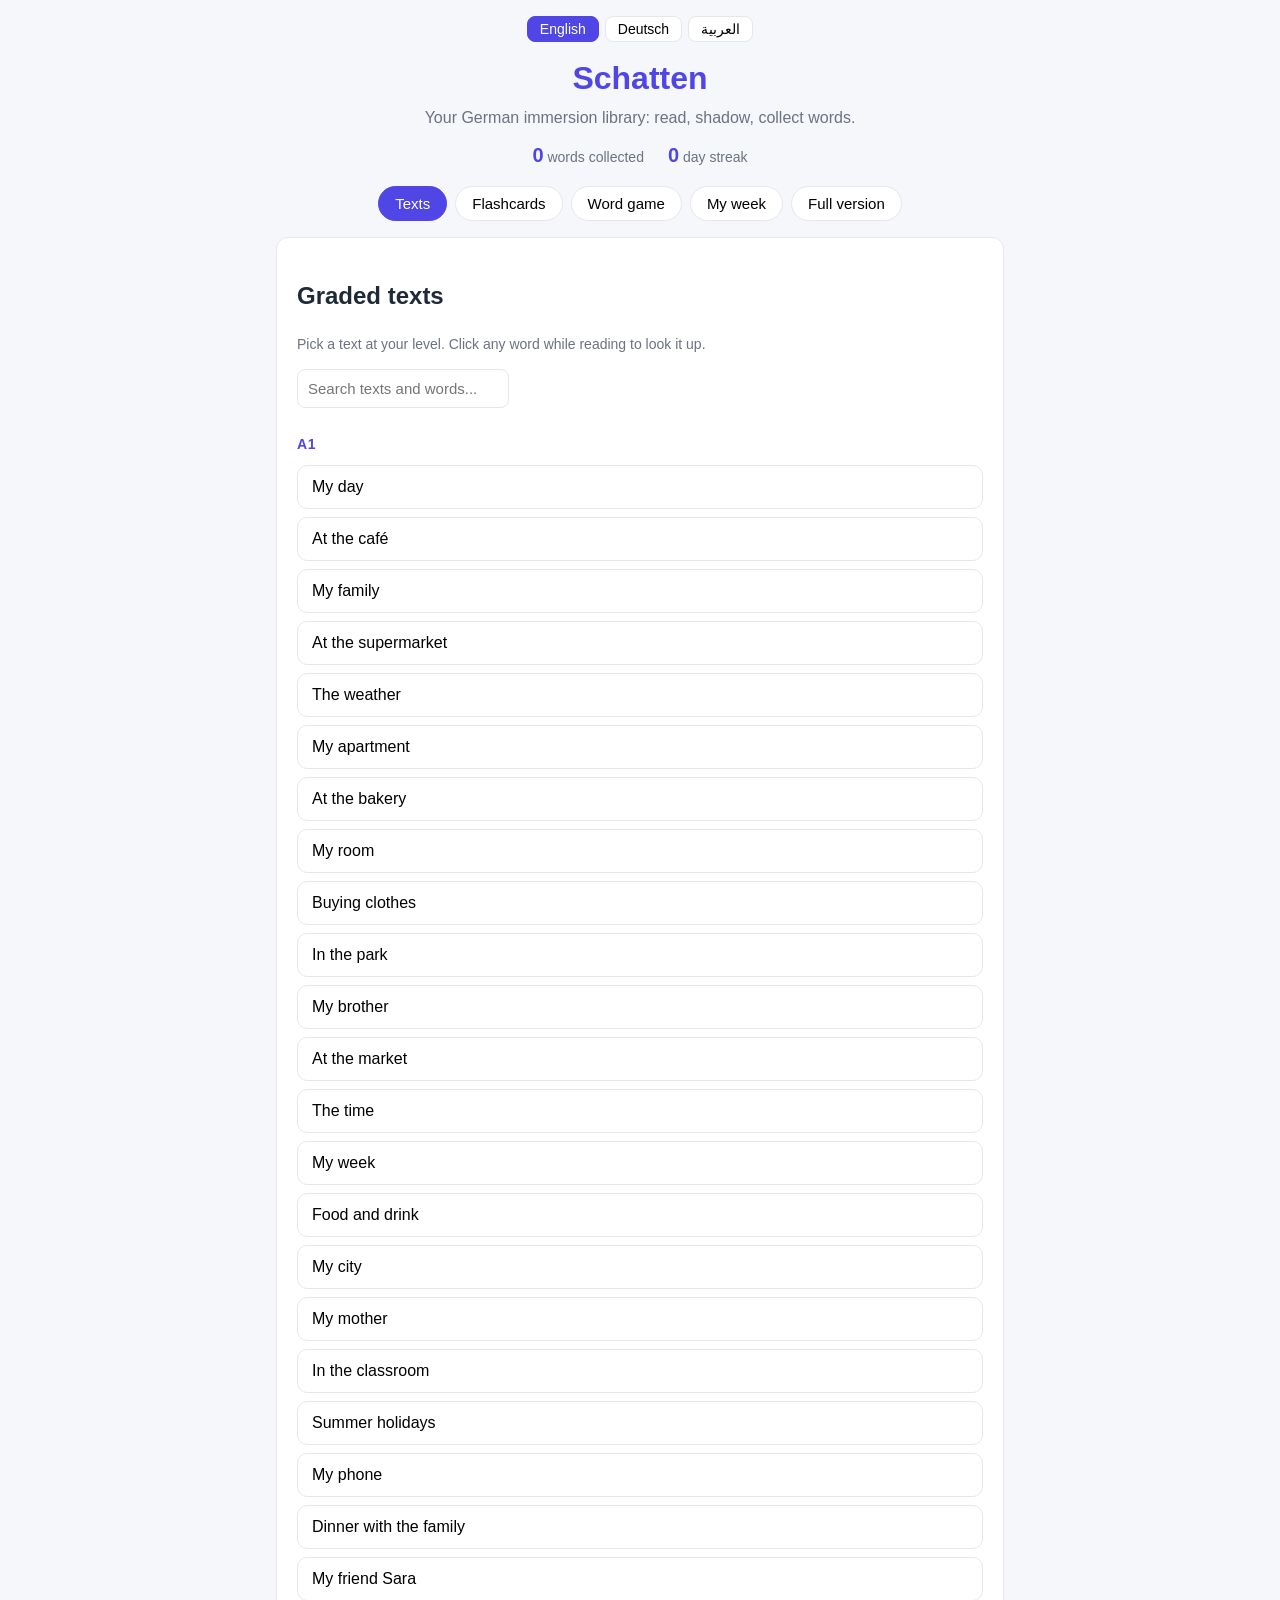
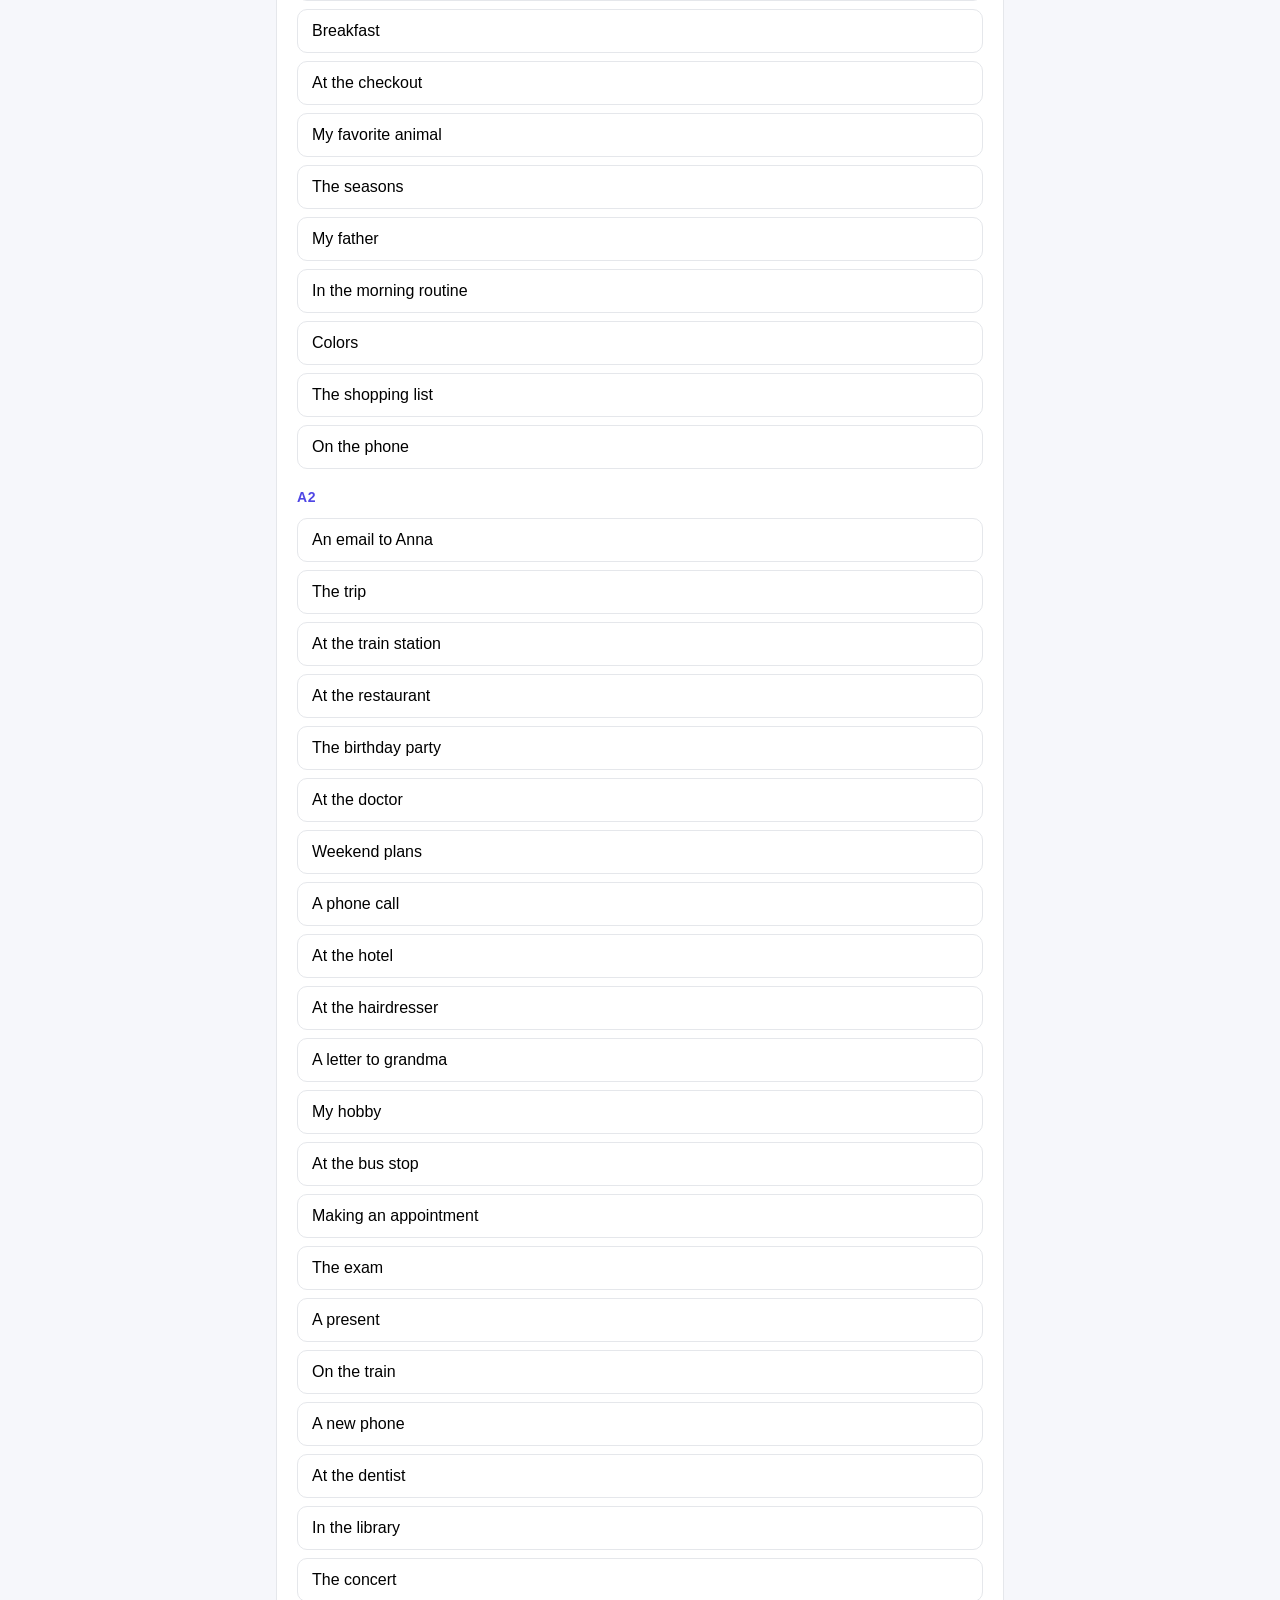
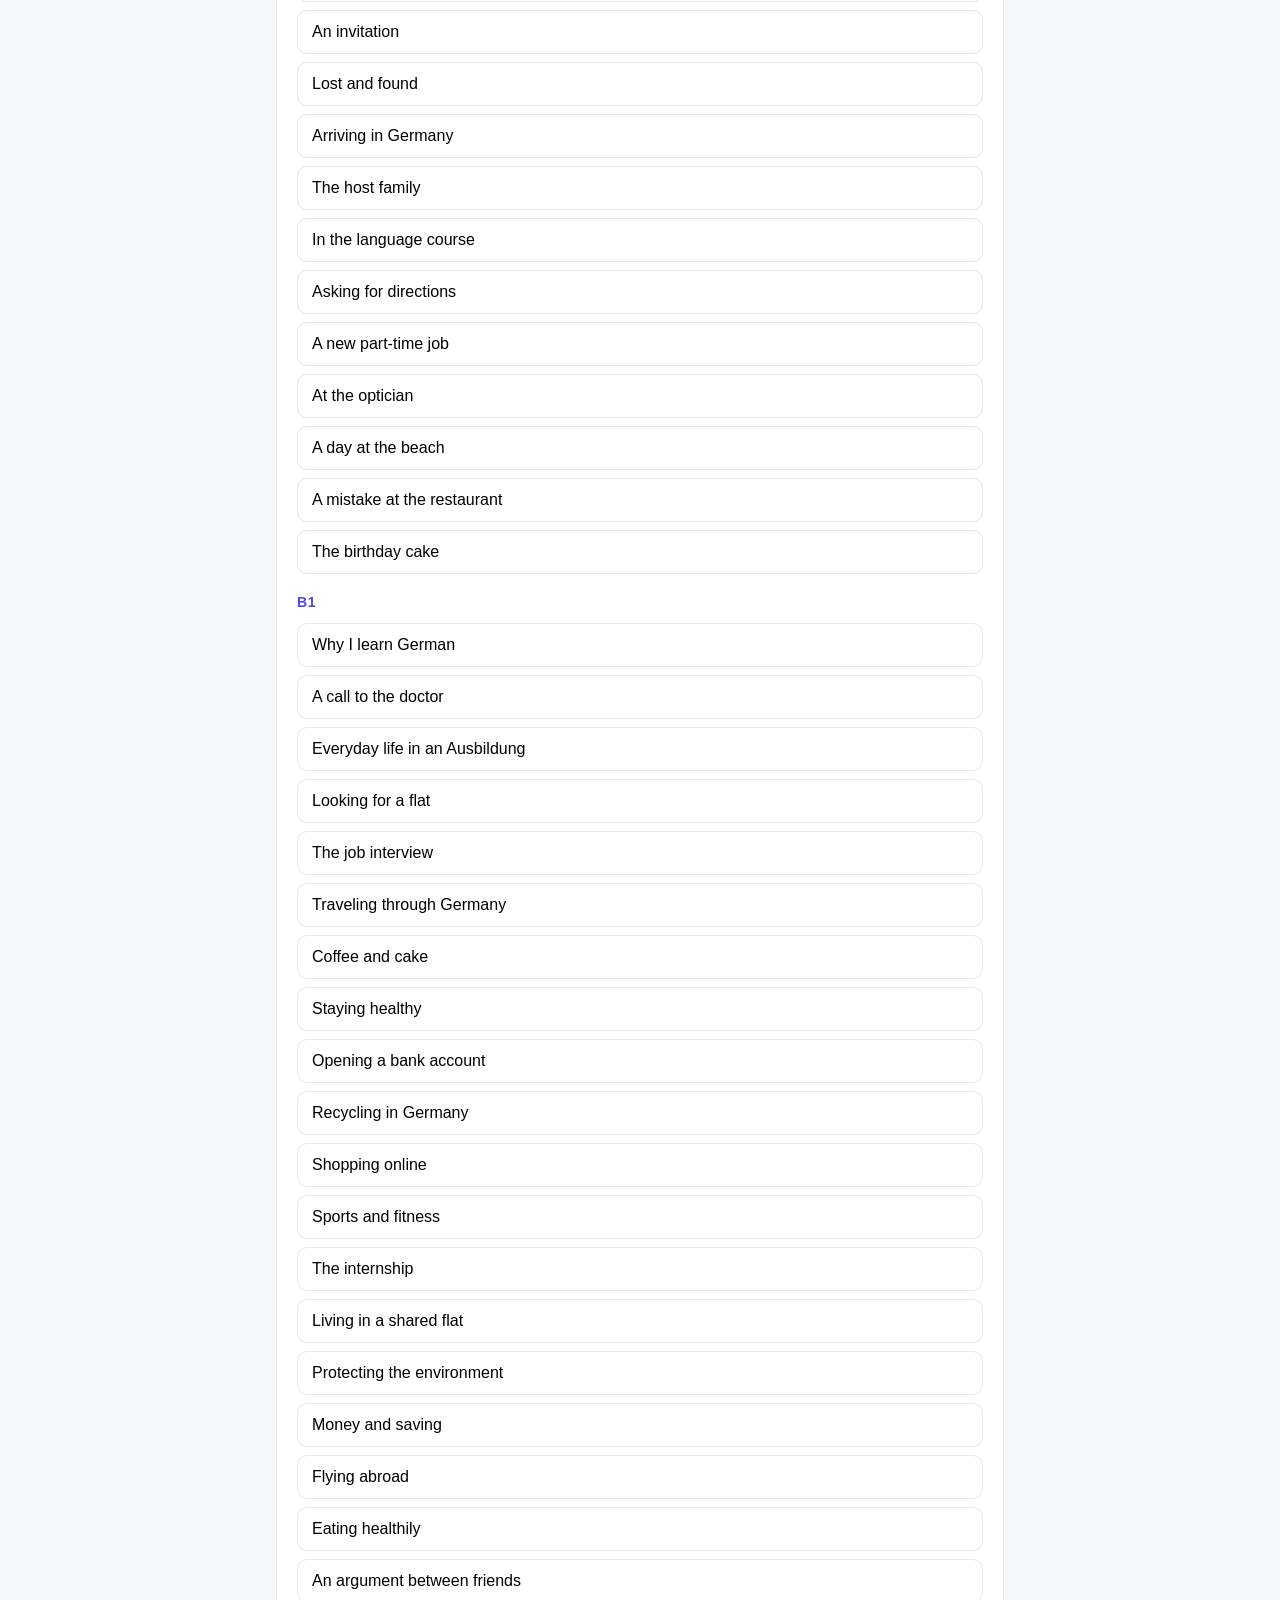
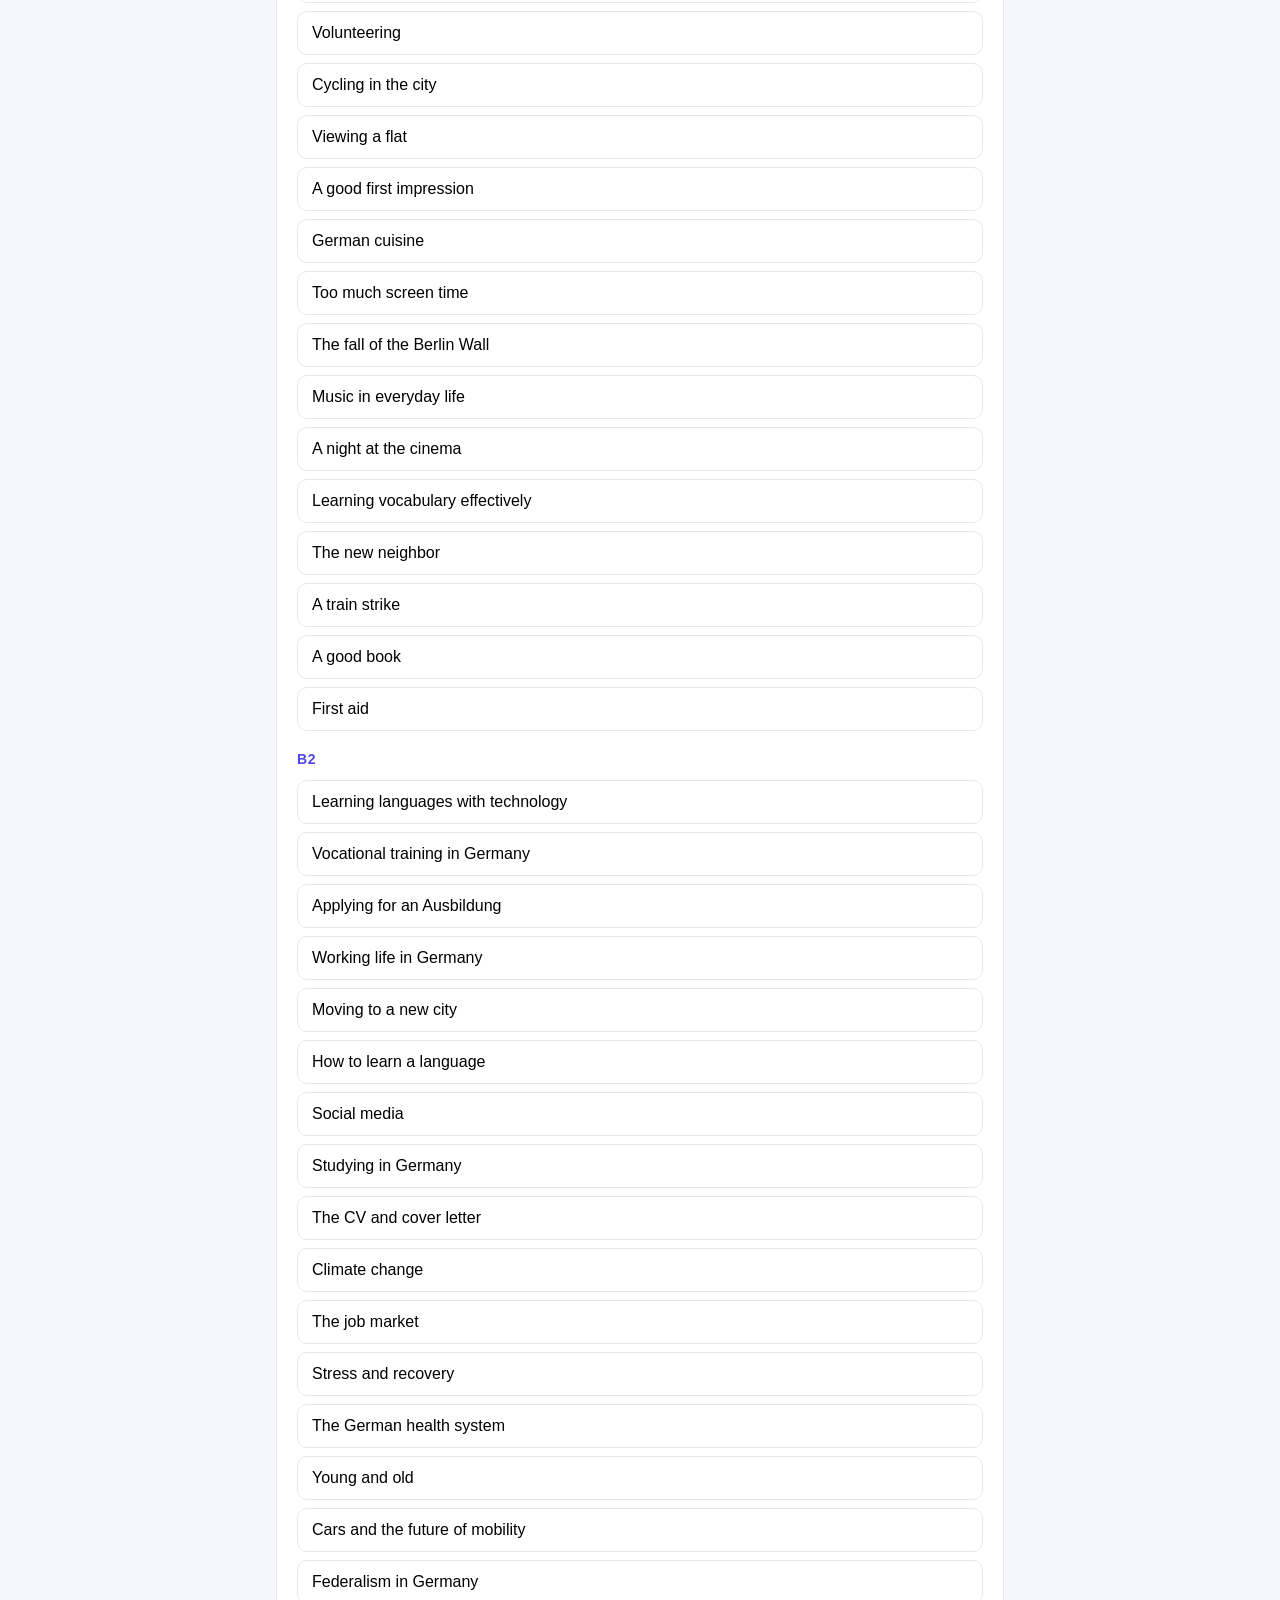
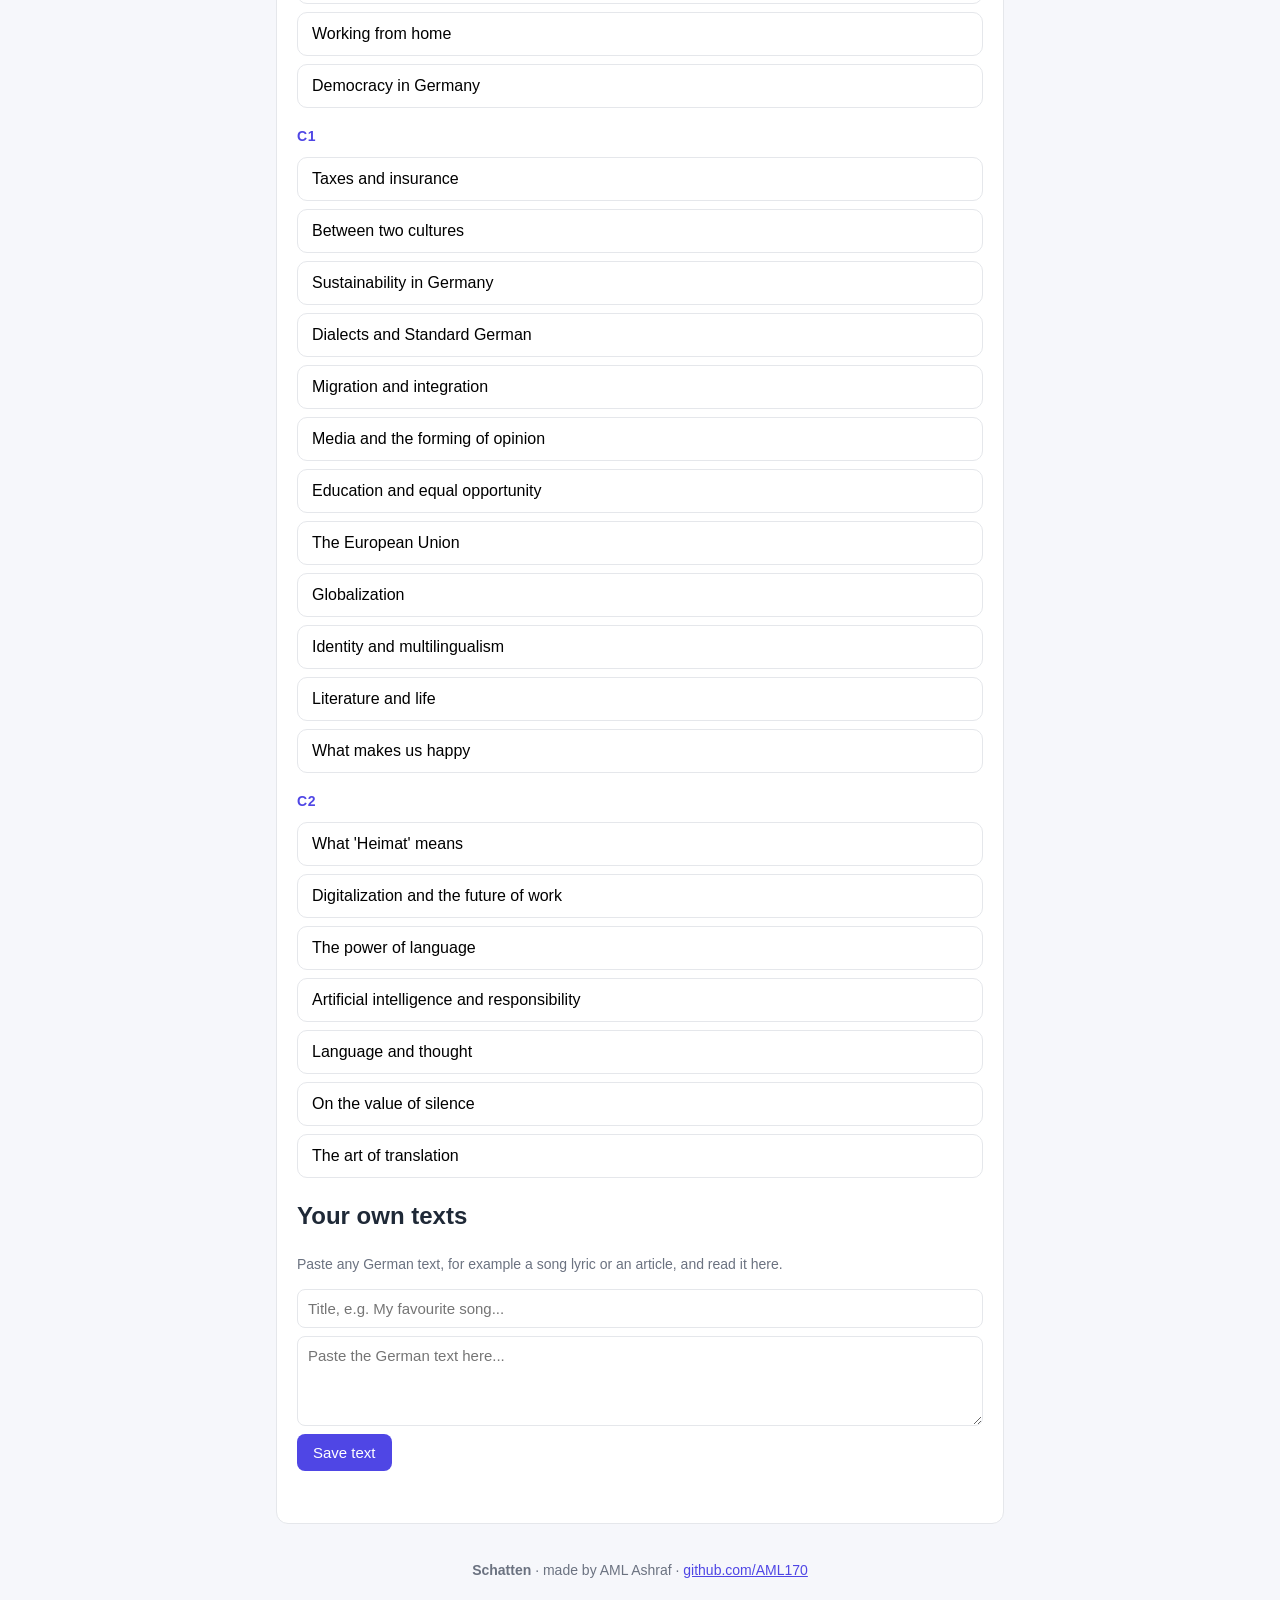
<file: index.html>
<!DOCTYPE html>
<html lang="en" dir="ltr">
<head>
  <meta charset="UTF-8">
  <meta name="viewport" content="width=device-width, initial-scale=1.0">
  <title>Schatten</title>
  <link rel="stylesheet" href="css/style.css">
</head>
<body>
  <main class="app">
    <header class="app__header">
      <div class="language" role="group" aria-label="Language / Sprache / اللغة">
        <button class="language__button ist-aktiv" data-lang="en" aria-pressed="true">English</button>
        <button class="language__button" data-lang="de" aria-pressed="false">Deutsch</button>
        <button class="language__button" data-lang="ar" aria-pressed="false">العربية</button>
      </div>
      <h1 data-i18n="appTitle">Schatten</h1>
      <p class="app__subtitle" data-i18n="subtitle">Your German immersion library: read, shadow, collect words.</p>
      <p class="stats-leiste">
        <span class="stat"><b id="stat-words">0</b> <span data-i18n="statWords">words collected</span></span>
        <span class="stat"><b id="stat-streak">0</b> <span data-i18n="statStreak">day streak</span></span>
      </p>
    </header>

    <nav class="nav" aria-label="Sections">
      <button class="nav__button ist-aktiv" data-view="library" data-i18n="navLibrary" aria-pressed="true">Texts</button>
      <button class="nav__button" data-view="cards" data-i18n="navCards" aria-pressed="false">Flashcards</button>
      <button class="nav__button" data-view="game" data-i18n="navGame" aria-pressed="false">Word game</button>
      <button class="nav__button" data-view="week" data-i18n="navWeek" aria-pressed="false">My week</button>
      <button class="nav__button" data-view="full" data-i18n="navFull" aria-pressed="false">Full version</button>
    </nav>

    <!-- ===================== Texts ===================== -->
    <section id="view-library" class="view">
      <h2 data-i18n="libraryTitle">Graded texts</h2>
      <p class="hinweis" data-i18n="libraryHint">Pick a text at your level. Click any word while reading to look it up.</p>
      <div class="suche">
        <input type="search" id="search-input" class="formular__eingabe" data-i18n-placeholder="searchPlaceholder" placeholder="Search texts and words...">
      </div>
      <div id="search-results" class="suche-ergebnisse versteckt"></div>
      <div id="text-list" class="textliste"></div>

      <h2 data-i18n="ownTitle">Your own texts</h2>
      <p class="hinweis" data-i18n="ownHint">Paste any German text, for example a song lyric or an article, and read it here.</p>
      <form id="own-form" class="formular">
        <input type="text" id="own-title" class="formular__eingabe" data-i18n-placeholder="ownTitlePlaceholder" placeholder="Title, e.g. My favourite song...">
        <textarea id="own-text" class="formular__eingabe" rows="4" data-i18n-placeholder="ownTextPlaceholder" placeholder="Paste the German text here..."></textarea>
        <button type="submit" class="knopf" data-i18n="ownAdd">Save text</button>
      </form>
      <div id="own-list" class="textliste"></div>
    </section>

    <!-- ===================== Reader ===================== -->
    <section id="view-reader" class="view versteckt">
      <button id="reader-back" class="knopf knopf--klein" data-i18n="back">Back to texts</button>
      <h2 id="reader-title"></h2>
      <p class="hinweis" data-i18n="readerHint">Click a word to see its meaning. Words you look up are saved to your flashcards automatically.</p>
      <article id="reader-content" class="lesebereich"></article>
    </section>

    <!-- ===================== Flashcards ===================== -->
    <section id="view-cards" class="view versteckt">
      <h2 data-i18n="cardsTitle">Your flashcards</h2>
      <p class="hinweis"><span id="cards-count">0</span> <span data-i18n="cardsSaved">words saved</span></p>

      <div class="karten-modi">
        <button id="mode-review" class="nav__button ist-aktiv" data-i18n="modeReview" aria-pressed="true">Review</button>
        <button id="mode-quiz" class="nav__button" data-i18n="modeQuiz" aria-pressed="false">Quiz</button>
      </div>

      <div id="review-box">
        <div id="karte" class="karteikarte">
          <p id="karte-front" class="karteikarte__wort"></p>
          <p id="karte-back" class="karteikarte__bedeutung versteckt"></p>
          <p id="karte-quelle" class="karteikarte__quelle"></p>
        </div>
        <div class="karten-knöpfe">
          <button id="card-flip" class="knopf knopf--klein" data-i18n="cardFlip">Flip</button>
          <button id="card-know" class="knopf knopf--klein" data-i18n="cardKnow">I knew it</button>
          <button id="card-again" class="knopf knopf--klein" data-i18n="cardAgain">Again</button>
          <button id="card-delete" class="knopf knopf--klein knopf--gefahr" data-i18n="cardDelete">Delete</button>
        </div>
        <p id="cards-empty" class="hinweis versteckt" data-i18n="cardsEmpty">No flashcards yet. Click words in a text or video script to save them.</p>
      </div>

      <div id="quiz-box" class="versteckt">
        <p id="quiz-score" class="hinweis"></p>
        <label class="quiz-quelle">
          <span data-i18n="quizScope">Words from:</span>
          <select id="quiz-source"></select>
        </label>
        <p id="quiz-question" class="quiz__frage"></p>
        <div id="quiz-options" class="quiz__optionen"></div>
        <p id="quiz-feedback" class="hinweis"></p>
        <button id="quiz-next" class="knopf versteckt" data-i18n="quizNext">Next question</button>
        <button id="quiz-start" class="knopf" data-i18n="quizStart">Start quiz</button>
        <p id="quiz-hint" class="hinweis versteckt" data-i18n="quizHint">The quiz needs at least 4 saved words with a known meaning.</p>
      </div>
    </section>

    <!-- ===================== Word game ===================== -->
    <section id="view-game" class="view versteckt">
      <h2 data-i18n="gameTitle">Matching game</h2>
      <p class="hinweis" data-i18n="gameHint">Match each German word with its meaning. The game uses your own flashcards.</p>
      <button id="game-start" class="knopf" data-i18n="gameStart">New game</button>
      <p id="game-info" class="hinweis"></p>
      <div id="game-grid" class="spielfeld"></div>
    </section>

    <!-- ===================== Full version (extension) ===================== -->
    <section id="view-full" class="view versteckt">
      <h2 data-i18n="fullTitle">Get the full version</h2>
      <p class="hinweis" data-i18n="fullText">This website is the library. The full version is a small, free add-on for Chrome on a laptop: it shows the script of any YouTube video automatically, line by line, with shadowing, slow replay and voice recording.</p>
      <p><a id="full-download" class="knopf knopf--link" href="https://github.com/AML170/schatten/archive/refs/heads/main.zip" data-i18n="fullDownload">Download the full version (free)</a></p>
      <ol class="schritte">
        <li>
          <span data-i18n="fullStep1">Download the file above and unzip it (double-click it).</span>
          <svg viewBox="0 0 220 90" class="schritte__bild" aria-hidden="true"><rect x="10" y="10" width="200" height="70" rx="8" fill="#eef2ff" stroke="#4f46e5"/><text x="110" y="40" text-anchor="middle" font-size="13" fill="#4f46e5">⬇ schatten-main.zip</text><text x="110" y="62" text-anchor="middle" font-size="11" fill="#6b7280">→ 📂 schatten-main</text></svg>
        </li>
        <li>
          <span data-i18n="fullStep2">Open Chrome on the laptop and type chrome://extensions in the address bar.</span>
          <svg viewBox="0 0 220 90" class="schritte__bild" aria-hidden="true"><rect x="10" y="10" width="200" height="70" rx="8" fill="#ffffff" stroke="#d8dee4"/><rect x="18" y="20" width="184" height="22" rx="11" fill="#f3f4f6" stroke="#d8dee4"/><text x="30" y="35" font-size="11" fill="#1f2937">chrome://extensions</text><circle cx="30" cy="60" r="4" fill="#4f46e5"/><text x="42" y="64" font-size="11" fill="#6b7280">Chrome</text></svg>
        </li>
        <li>
          <span data-i18n="fullStep3">Turn on Developer mode at the top right.</span>
          <svg viewBox="0 0 220 90" class="schritte__bild" aria-hidden="true"><rect x="10" y="10" width="200" height="70" rx="8" fill="#ffffff" stroke="#d8dee4"/><rect x="130" y="20" width="70" height="20" rx="6" fill="#f3f4f6" stroke="#d8dee4"/><text x="136" y="34" font-size="9" fill="#1f2937">Developer mode</text><rect x="182" y="52" width="26" height="14" rx="7" fill="#4f46e5"/><circle cx="201" cy="59" r="5" fill="#ffffff"/></svg>
        </li>
        <li>
          <span data-i18n="fullStep4">Click Load unpacked and choose the unzipped folder.</span>
          <svg viewBox="0 0 220 90" class="schritte__bild" aria-hidden="true"><rect x="10" y="10" width="200" height="70" rx="8" fill="#ffffff" stroke="#d8dee4"/><rect x="20" y="24" width="100" height="24" rx="6" fill="#eef2ff" stroke="#4f46e5" stroke-width="2"/><text x="30" y="40" font-size="10" fill="#4f46e5">Load unpacked</text><text x="20" y="66" font-size="10" fill="#6b7280">📂 schatten-main</text></svg>
        </li>
        <li>
          <span data-i18n="fullStep5">Done! Open any YouTube video with subtitles: the script appears next to it.</span>
          <svg viewBox="0 0 220 90" class="schritte__bild" aria-hidden="true"><rect x="10" y="10" width="120" height="70" rx="8" fill="#1f2937"/><polygon points="55,35 85,45 55,55" fill="#ffffff"/><rect x="136" y="10" width="74" height="70" rx="8" fill="#eef2ff" stroke="#4f46e5"/><line x1="144" y1="26" x2="202" y2="26" stroke="#4f46e5" stroke-width="3"/><line x1="144" y1="40" x2="202" y2="40" stroke="#c7d2fe" stroke-width="3"/><line x1="144" y1="54" x2="202" y2="54" stroke="#c7d2fe" stroke-width="3"/></svg>
        </li>
      </ol>
      <p class="hinweis" data-i18n="fullNote">Works with Chrome on a laptop or computer. Completely free, no account needed.</p>
    </section>

    <!-- ===================== My week ===================== -->
    <section id="view-week" class="view versteckt">
      <h2 data-i18n="weekTitle">My German week</h2>
      <p class="hinweis" data-i18n="weekHint">Your last 7 days as a card. Download it and share your progress!</p>
      <canvas id="week-canvas" class="wochenkarte" width="800" height="420"></canvas>
      <div class="karten-knöpfe">
        <button id="week-download" class="knopf" data-i18n="weekDownload">Download as image</button>
      </div>
    </section>
  </main>

  <footer class="ueber">
    <strong>Schatten</strong> · <span data-i18n="aboutMade">made by AML Ashraf</span> ·
    <a href="https://github.com/AML170" target="_blank" rel="noopener">github.com/AML170</a>
  </footer>

  <!-- Dictionary popup -->
  <div id="dict-panel" class="woerterbuch versteckt" role="dialog" aria-label="Dictionary">
    <button id="dict-close" class="woerterbuch__schliessen" aria-label="Close">×</button>
    <p id="dict-word" class="woerterbuch__wort"></p>
    <p id="dict-en" class="woerterbuch__bedeutung"></p>
    <p id="dict-ar" class="woerterbuch__bedeutung woerterbuch__bedeutung--ar"></p>
    <p id="dict-hint" class="woerterbuch__hinweis"></p>
    <p id="dict-saved" class="woerterbuch__gespeichert" data-i18n="dictSaved">Saved to your flashcards</p>
  </div>

  <script src="js/i18n.js"></script>
  <script src="js/data.js"></script>
  <script src="js/core.js"></script>
  <script src="js/store.js"></script>
  <script src="js/library.js"></script>
</body>
</html>
</file>
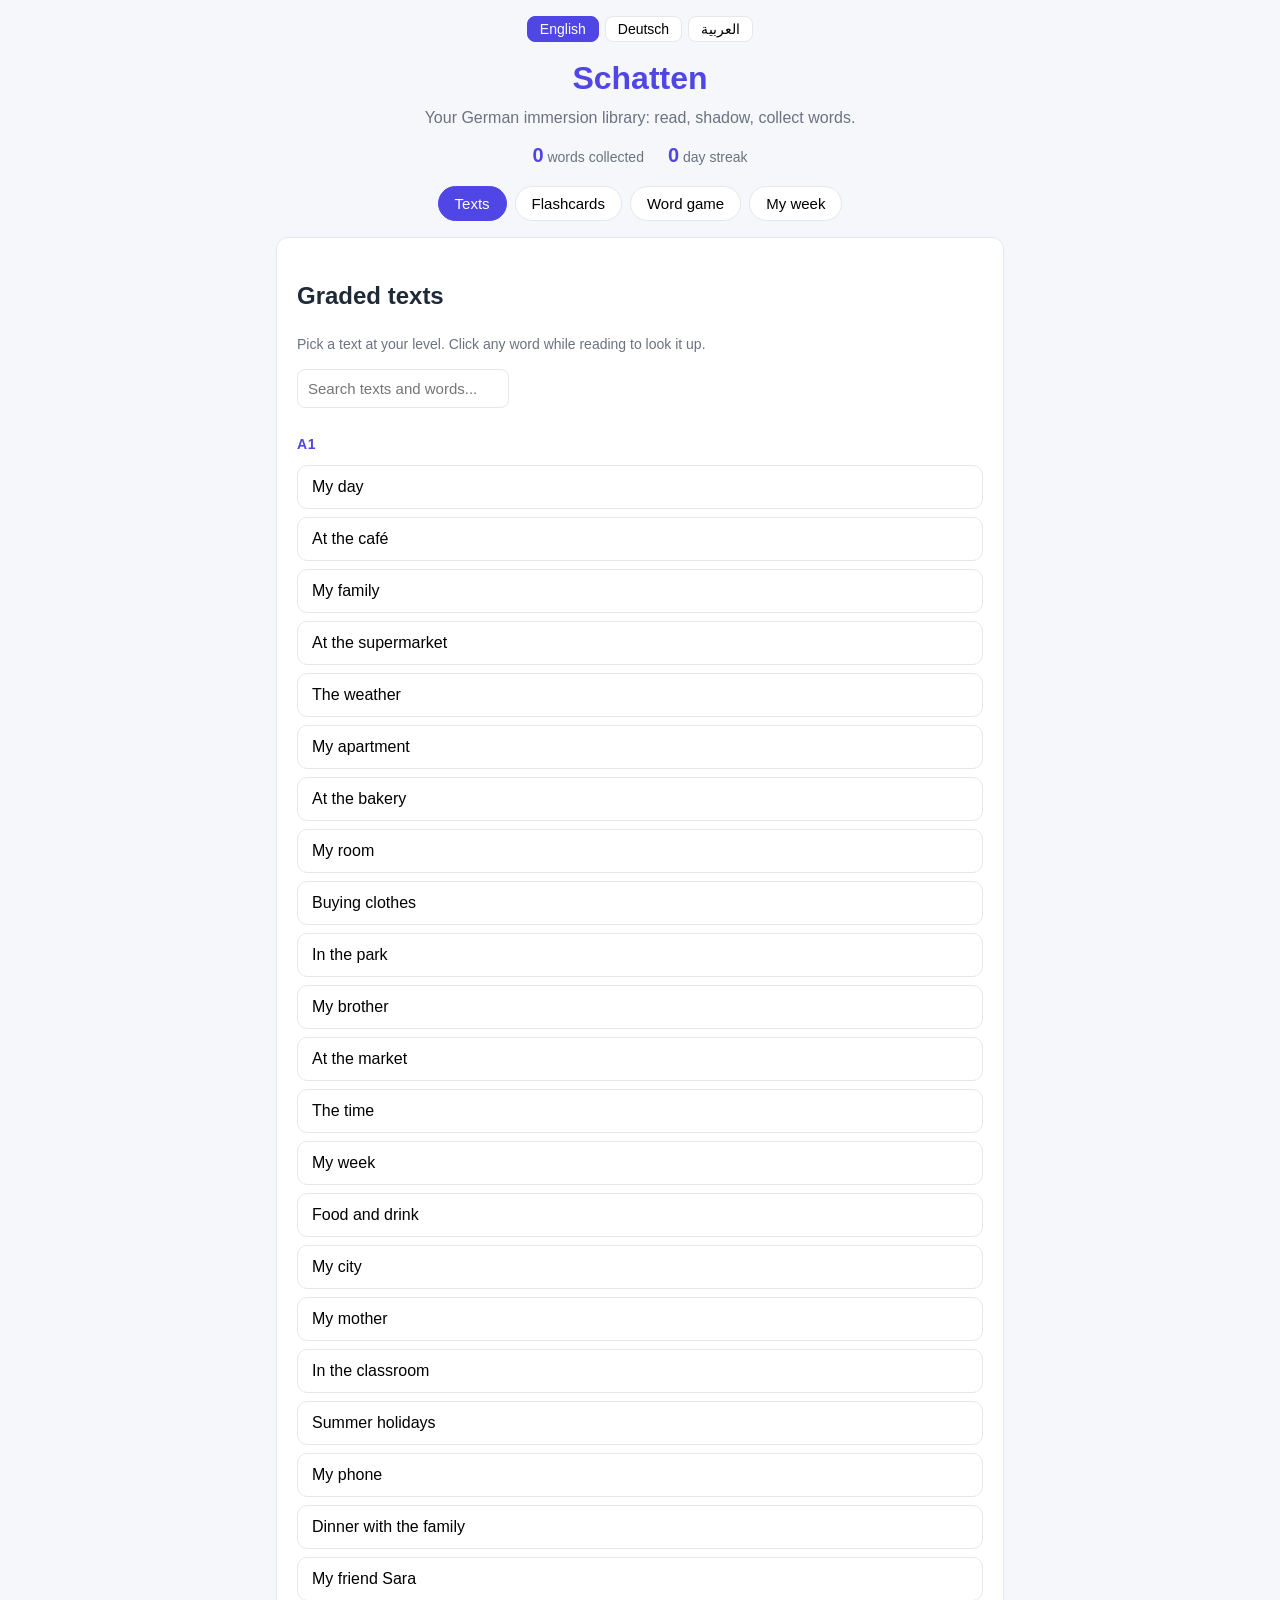
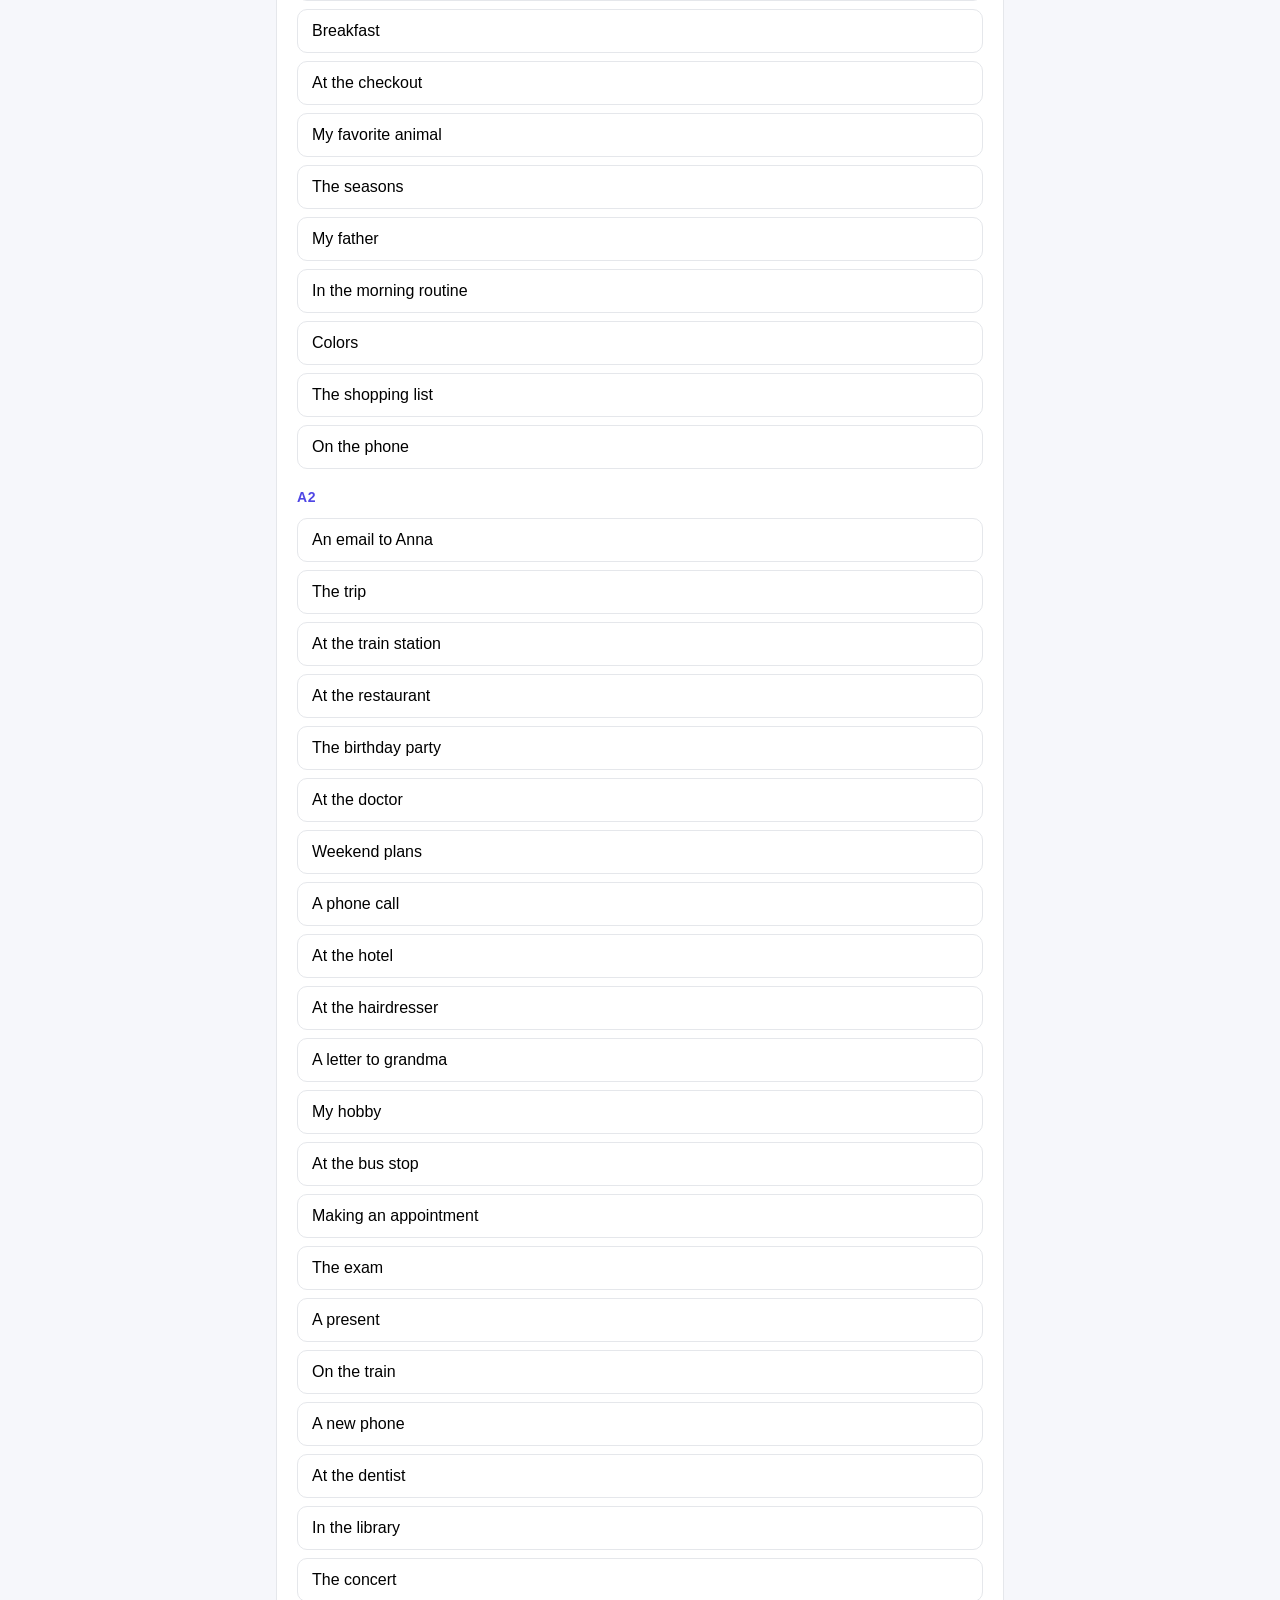
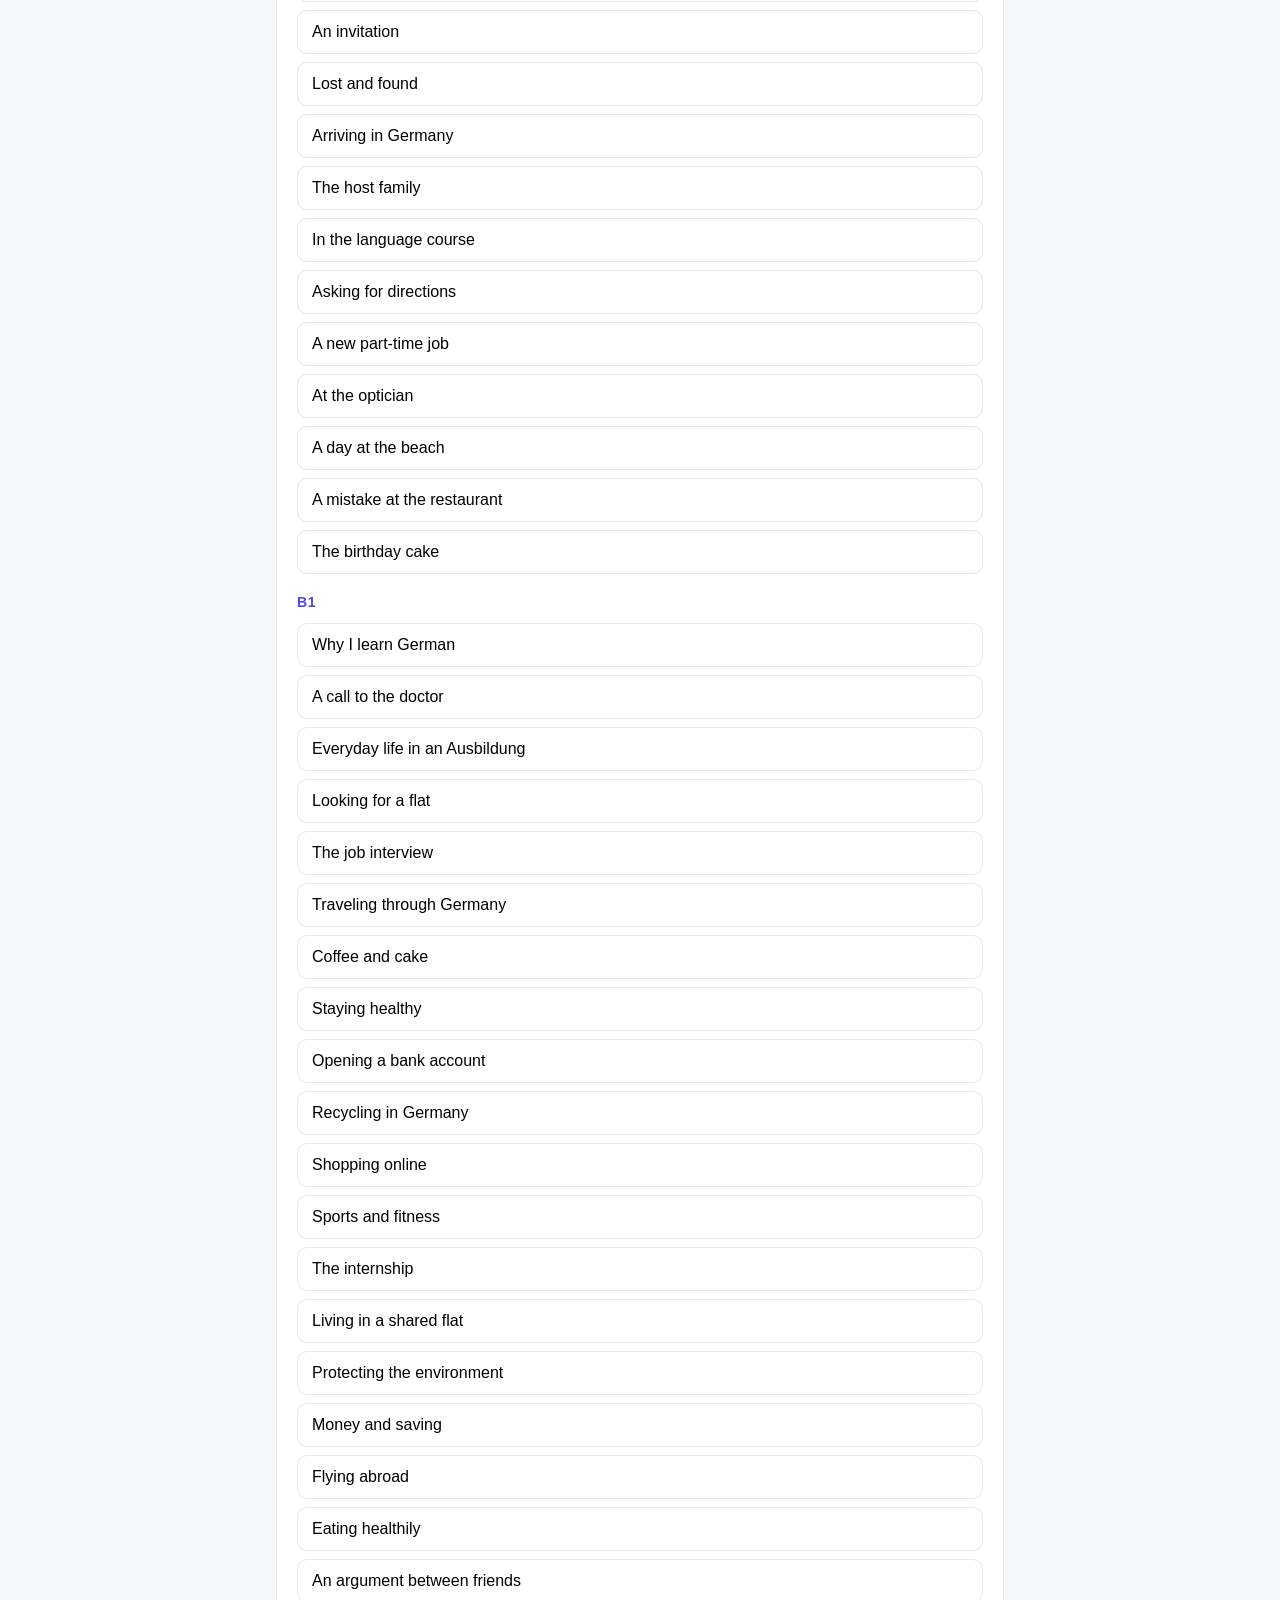
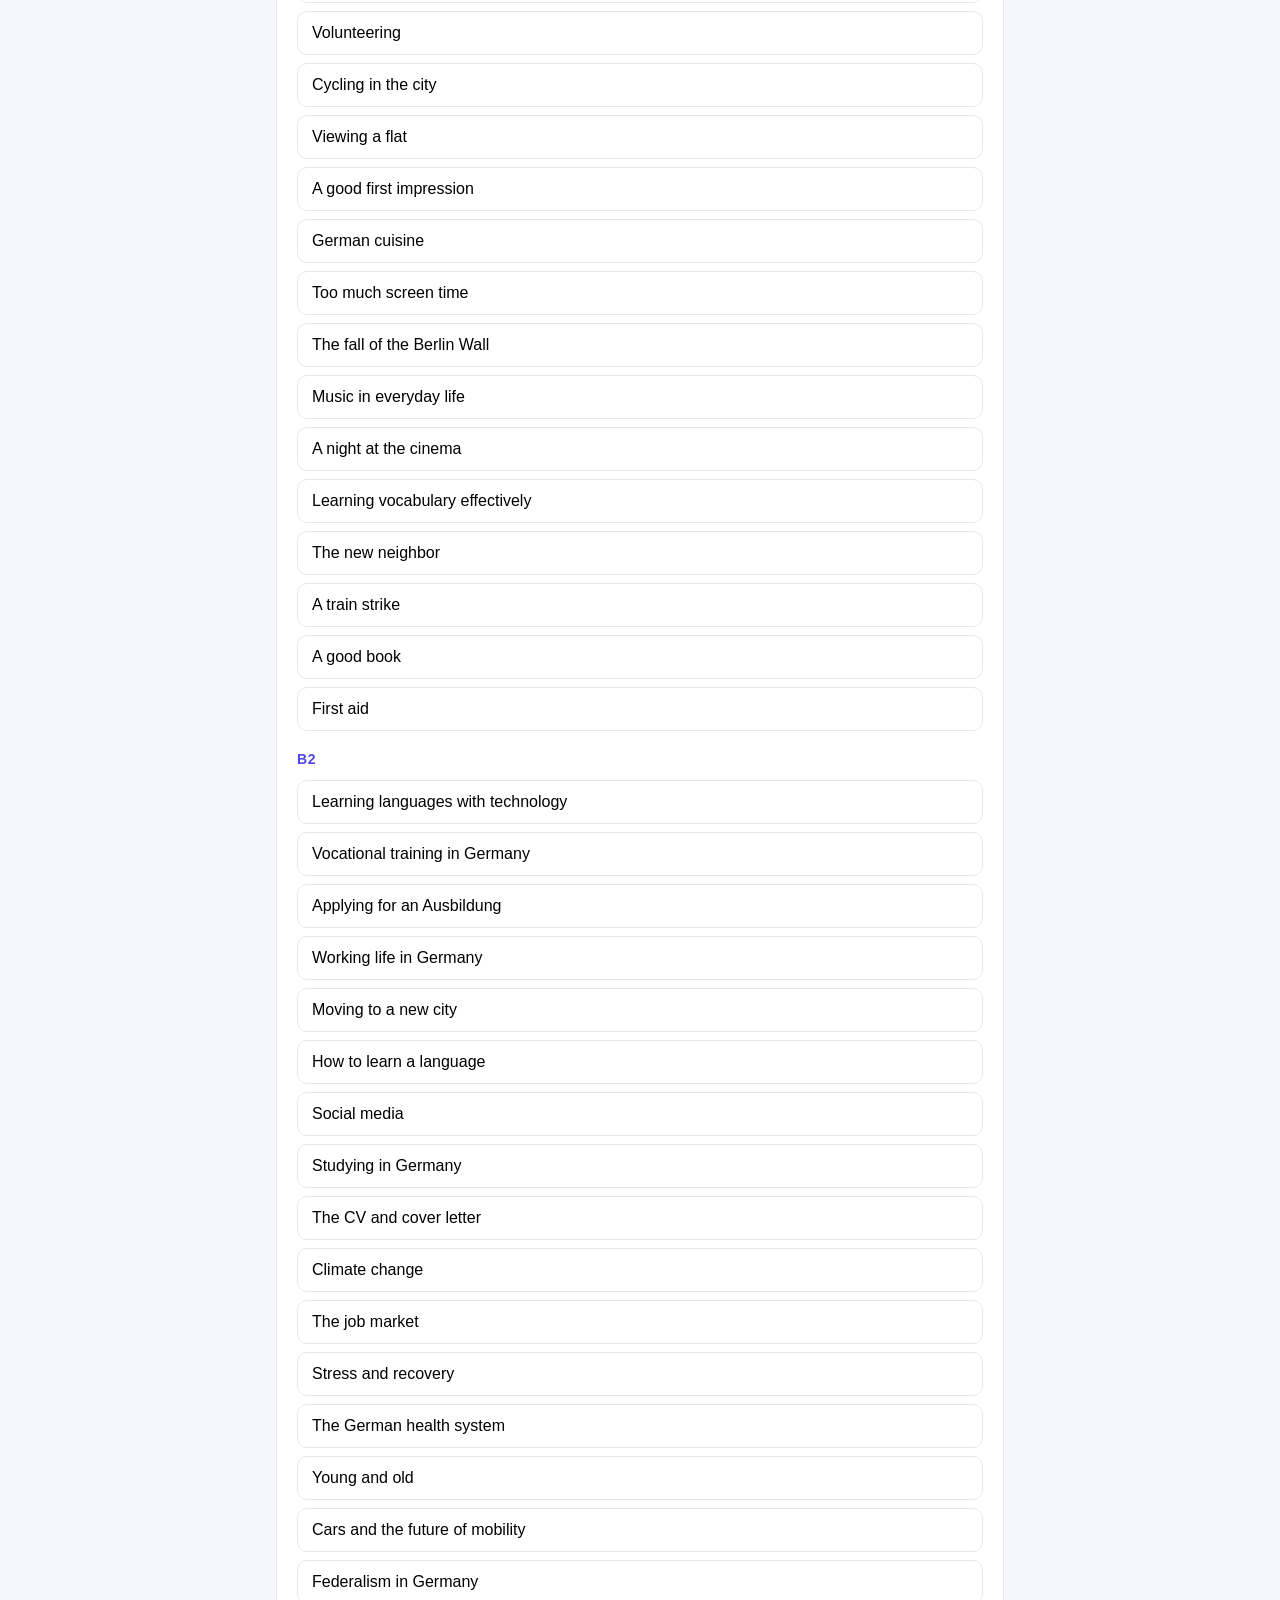
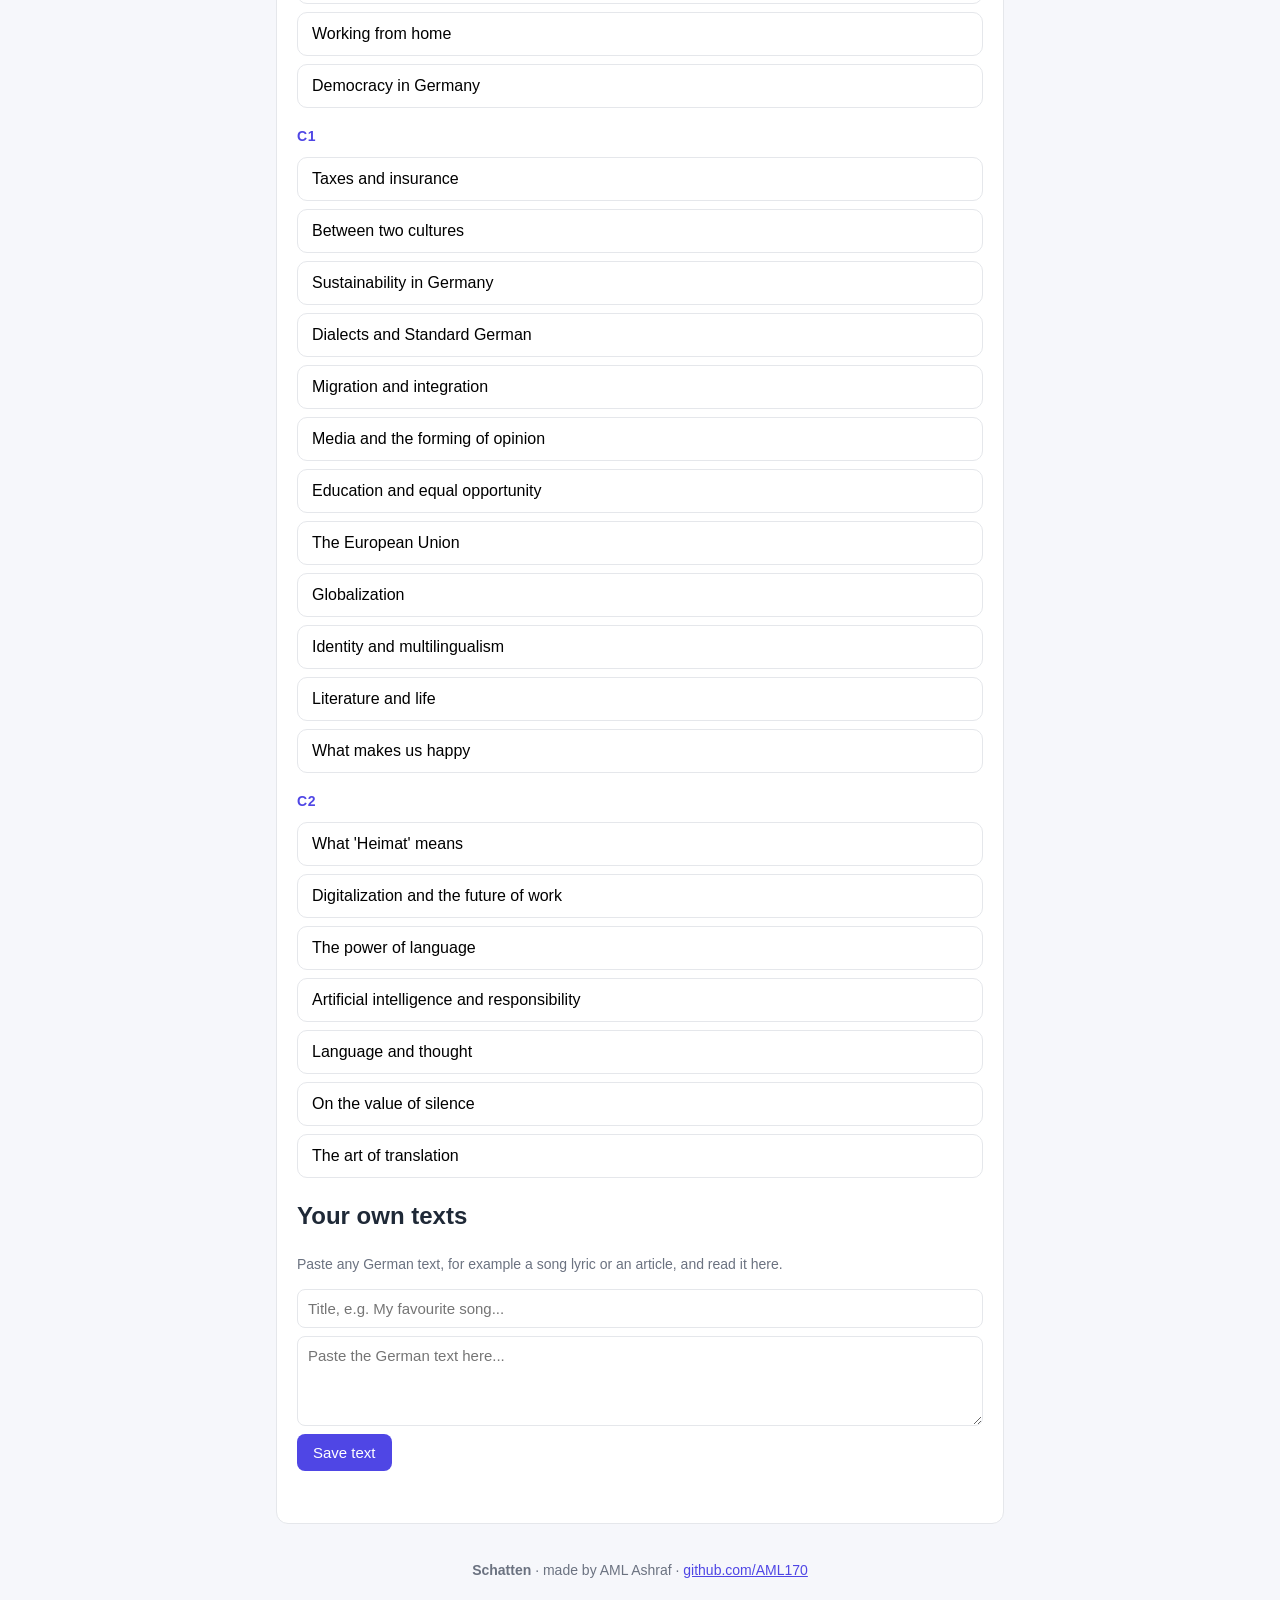
<file: library.html>
<!DOCTYPE html>
<html lang="en" dir="ltr">
<head>
  <meta charset="UTF-8">
  <meta name="viewport" content="width=device-width, initial-scale=1.0">
  <title>Schatten</title>
  <link rel="stylesheet" href="css/style.css">
</head>
<body>
  <main class="app">
    <header class="app__header">
      <div class="language" role="group" aria-label="Language / Sprache / اللغة">
        <button class="language__button ist-aktiv" data-lang="en" aria-pressed="true">English</button>
        <button class="language__button" data-lang="de" aria-pressed="false">Deutsch</button>
        <button class="language__button" data-lang="ar" aria-pressed="false">العربية</button>
      </div>
      <h1 data-i18n="appTitle">Schatten</h1>
      <p class="app__subtitle" data-i18n="subtitle">Your German immersion library: read, shadow, collect words.</p>
      <p class="stats-leiste">
        <span class="stat"><b id="stat-words">0</b> <span data-i18n="statWords">words collected</span></span>
        <span class="stat"><b id="stat-streak">0</b> <span data-i18n="statStreak">day streak</span></span>
      </p>
    </header>

    <nav class="nav" aria-label="Sections">
      <button class="nav__button ist-aktiv" data-view="library" data-i18n="navLibrary" aria-pressed="true">Texts</button>
      <button class="nav__button" data-view="cards" data-i18n="navCards" aria-pressed="false">Flashcards</button>
      <button class="nav__button" data-view="game" data-i18n="navGame" aria-pressed="false">Word game</button>
      <button class="nav__button" data-view="week" data-i18n="navWeek" aria-pressed="false">My week</button>
    </nav>

    <!-- ===================== Texts ===================== -->
    <section id="view-library" class="view">
      <h2 data-i18n="libraryTitle">Graded texts</h2>
      <p class="hinweis" data-i18n="libraryHint">Pick a text at your level. Click any word while reading to look it up.</p>
      <div class="suche">
        <input type="search" id="search-input" class="formular__eingabe" data-i18n-placeholder="searchPlaceholder" placeholder="Search texts and words...">
      </div>
      <div id="search-results" class="suche-ergebnisse versteckt"></div>
      <div id="text-list" class="textliste"></div>

      <h2 data-i18n="ownTitle">Your own texts</h2>
      <p class="hinweis" data-i18n="ownHint">Paste any German text, for example a song lyric or an article, and read it here.</p>
      <form id="own-form" class="formular">
        <input type="text" id="own-title" class="formular__eingabe" data-i18n-placeholder="ownTitlePlaceholder" placeholder="Title, e.g. My favourite song...">
        <textarea id="own-text" class="formular__eingabe" rows="4" data-i18n-placeholder="ownTextPlaceholder" placeholder="Paste the German text here..."></textarea>
        <button type="submit" class="knopf" data-i18n="ownAdd">Save text</button>
      </form>
      <div id="own-list" class="textliste"></div>
    </section>

    <!-- ===================== Reader ===================== -->
    <section id="view-reader" class="view versteckt">
      <button id="reader-back" class="knopf knopf--klein" data-i18n="back">Back to texts</button>
      <h2 id="reader-title"></h2>
      <p class="hinweis" data-i18n="readerHint">Click a word to see its meaning. Words you look up are saved to your flashcards automatically.</p>
      <article id="reader-content" class="lesebereich"></article>
    </section>

    <!-- ===================== Flashcards ===================== -->
    <section id="view-cards" class="view versteckt">
      <h2 data-i18n="cardsTitle">Your flashcards</h2>
      <p class="hinweis"><span id="cards-count">0</span> <span data-i18n="cardsSaved">words saved</span></p>

      <div class="karten-modi">
        <button id="mode-review" class="nav__button ist-aktiv" data-i18n="modeReview" aria-pressed="true">Review</button>
        <button id="mode-quiz" class="nav__button" data-i18n="modeQuiz" aria-pressed="false">Quiz</button>
      </div>

      <div id="review-box">
        <div id="karte" class="karteikarte">
          <p id="karte-front" class="karteikarte__wort"></p>
          <p id="karte-back" class="karteikarte__bedeutung versteckt"></p>
          <p id="karte-quelle" class="karteikarte__quelle"></p>
        </div>
        <div class="karten-knöpfe">
          <button id="card-flip" class="knopf knopf--klein" data-i18n="cardFlip">Flip</button>
          <button id="card-know" class="knopf knopf--klein" data-i18n="cardKnow">I knew it</button>
          <button id="card-again" class="knopf knopf--klein" data-i18n="cardAgain">Again</button>
          <button id="card-delete" class="knopf knopf--klein knopf--gefahr" data-i18n="cardDelete">Delete</button>
        </div>
        <p id="cards-empty" class="hinweis versteckt" data-i18n="cardsEmpty">No flashcards yet. Click words in a text or video script to save them.</p>
      </div>

      <div id="quiz-box" class="versteckt">
        <p id="quiz-score" class="hinweis"></p>
        <label class="quiz-quelle">
          <span data-i18n="quizScope">Words from:</span>
          <select id="quiz-source"></select>
        </label>
        <p id="quiz-question" class="quiz__frage"></p>
        <div id="quiz-options" class="quiz__optionen"></div>
        <p id="quiz-feedback" class="hinweis"></p>
        <button id="quiz-next" class="knopf versteckt" data-i18n="quizNext">Next question</button>
        <button id="quiz-start" class="knopf" data-i18n="quizStart">Start quiz</button>
        <p id="quiz-hint" class="hinweis versteckt" data-i18n="quizHint">The quiz needs at least 4 saved words with a known meaning.</p>
      </div>
    </section>

    <!-- ===================== Word game ===================== -->
    <section id="view-game" class="view versteckt">
      <h2 data-i18n="gameTitle">Matching game</h2>
      <p class="hinweis" data-i18n="gameHint">Match each German word with its meaning. The game uses your own flashcards.</p>
      <button id="game-start" class="knopf" data-i18n="gameStart">New game</button>
      <p id="game-info" class="hinweis"></p>
      <div id="game-grid" class="spielfeld"></div>
    </section>

    <!-- ===================== My week ===================== -->
    <section id="view-week" class="view versteckt">
      <h2 data-i18n="weekTitle">My German week</h2>
      <p class="hinweis" data-i18n="weekHint">Your last 7 days as a card. Download it and share your progress!</p>
      <canvas id="week-canvas" class="wochenkarte" width="800" height="420"></canvas>
      <div class="karten-knöpfe">
        <button id="week-download" class="knopf" data-i18n="weekDownload">Download as image</button>
      </div>
    </section>
  </main>

  <footer class="ueber">
    <strong>Schatten</strong> · <span data-i18n="aboutMade">made by AML Ashraf</span> ·
    <a href="https://github.com/AML170" target="_blank" rel="noopener">github.com/AML170</a>
  </footer>

  <!-- Dictionary popup -->
  <div id="dict-panel" class="woerterbuch versteckt" role="dialog" aria-label="Dictionary">
    <button id="dict-close" class="woerterbuch__schliessen" aria-label="Close">×</button>
    <p id="dict-word" class="woerterbuch__wort"></p>
    <p id="dict-en" class="woerterbuch__bedeutung"></p>
    <p id="dict-ar" class="woerterbuch__bedeutung woerterbuch__bedeutung--ar"></p>
    <p id="dict-hint" class="woerterbuch__hinweis"></p>
    <p id="dict-saved" class="woerterbuch__gespeichert" data-i18n="dictSaved">Saved to your flashcards</p>
  </div>

  <script src="js/i18n.js"></script>
  <script src="js/data.js"></script>
  <script src="js/core.js"></script>
  <script src="js/store.js"></script>
  <script src="js/library.js"></script>
</body>
</html>
</file>
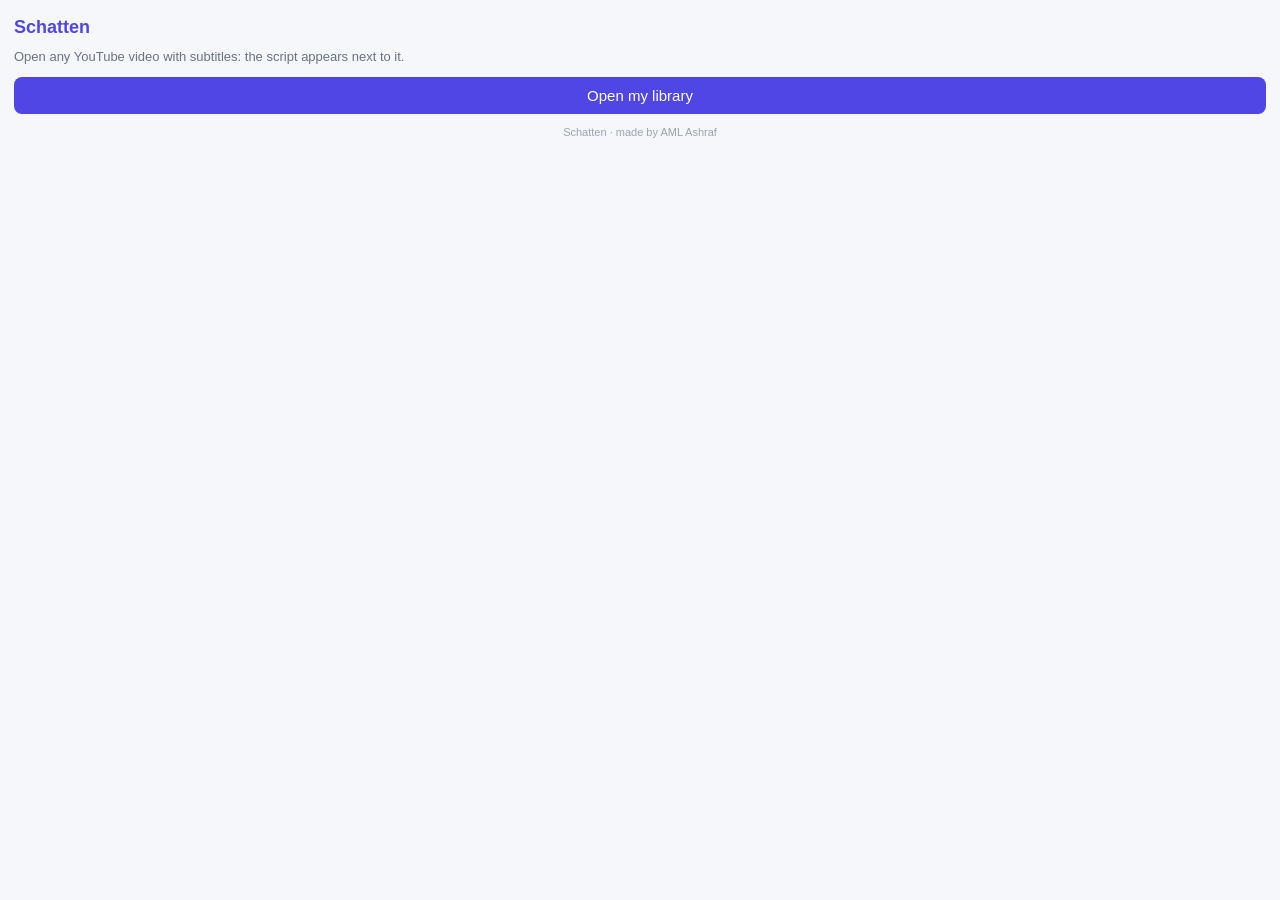
<file: popup.html>
<!DOCTYPE html>
<html lang="en" dir="ltr">
<head>
  <meta charset="UTF-8">
  <link rel="stylesheet" href="css/style.css">
  <style>
    body { min-width: 260px; padding: 14px; }
    h1 { font-size: 18px; color: #4f46e5; margin: 0 0 6px 0; }
    p { font-size: 13px; color: #6b7280; margin: 0 0 10px 0; }
    .knopf { width: 100%; }
    .about { font-size: 11px; color: #9ca3af; text-align: center; margin-top: 10px; }
  </style>
</head>
<body>
  <h1 data-i18n="appTitle">Schatten</h1>
  <p data-i18n="popupHint">Open any YouTube video with subtitles: the script appears next to it.</p>
  <button id="oeffnen" class="knopf" data-i18n="popupOpen">Open my library</button>
  <p class="about">Schatten · <span data-i18n="aboutMade">made by AML Ashraf</span></p>
  <script src="js/i18n.js"></script>
  <script src="js/store.js"></script>
  <script src="js/popup.js"></script>
</body>
</html>
</file>
<file: css/style.css>
/**
 * Schatten - style.css
 * Styles for the extension's own pages (library.html, popup.html).
 * The YouTube panel has its own stylesheet (css/panel.css).
 */

:root {
  --farbe-primaer: #4f46e5;
  --farbe-primaer-dunkel: #4338ca;
  --farbe-hintergrund: #f6f7fb;
  --farbe-karte: #ffffff;
  --farbe-text: #1f2937;
  --farbe-gedaempft: #6b7280;
  --farbe-rahmen: #e5e7eb;
  --farbe-gruen: #15803d;
  --farbe-gruen-hell: #bbf7d0;
  --farbe-rot: #b91c1c;
}

* {
  box-sizing: border-box;
}

body {
  margin: 0;
  font-family: "Segoe UI", Roboto, Arial, sans-serif;
  background: var(--farbe-hintergrund);
  color: var(--farbe-text);
  line-height: 1.5;
}

.app {
  max-width: 760px;
  margin: 0 auto;
  padding: 16px;
}

.app__header {
  text-align: center;
  margin-bottom: 16px;
}

.app__header h1 {
  margin: 12px 0 4px 0;
  color: var(--farbe-primaer);
}

.app__subtitle {
  color: var(--farbe-gedaempft);
  margin: 0;
}

.stats-leiste {
  display: flex;
  justify-content: center;
  gap: 24px;
  margin: 10px 0 0 0;
  color: var(--farbe-gedaempft);
  font-size: 14px;
}

.stats-leiste b {
  color: var(--farbe-primaer);
  font-size: 20px;
}

.language {
  display: flex;
  justify-content: center;
  gap: 6px;
}

.language__button {
  border: 1px solid var(--farbe-rahmen);
  background: var(--farbe-karte);
  border-radius: 8px;
  padding: 4px 12px;
  cursor: pointer;
  font-size: 14px;
}

.language__button.ist-aktiv {
  background: var(--farbe-primaer);
  border-color: var(--farbe-primaer);
  color: #ffffff;
}

.nav {
  display: flex;
  gap: 8px;
  flex-wrap: wrap;
  justify-content: center;
  margin-bottom: 16px;
}

.nav__button {
  border: 1px solid var(--farbe-rahmen);
  background: var(--farbe-karte);
  border-radius: 999px;
  padding: 8px 16px;
  cursor: pointer;
  font-size: 15px;
}

.nav__button.ist-aktiv {
  background: var(--farbe-primaer);
  border-color: var(--farbe-primaer);
  color: #ffffff;
}

.view {
  background: var(--farbe-karte);
  border: 1px solid var(--farbe-rahmen);
  border-radius: 12px;
  padding: 20px;
}

.versteckt {
  display: none !important;
}

.hinweis {
  color: var(--farbe-gedaempft);
  font-size: 14px;
}

.textliste {
  display: flex;
  flex-direction: column;
  gap: 8px;
  margin-bottom: 20px;
}

.textliste__ebene {
  margin: 10px 0 2px 0;
  color: var(--farbe-primaer);
  font-size: 14px;
  text-transform: uppercase;
  letter-spacing: 0.05em;
}

.textliste__eintrag {
  text-align: start;
  border: 1px solid var(--farbe-rahmen);
  background: var(--farbe-karte);
  border-radius: 10px;
  padding: 12px 14px;
  cursor: pointer;
  font-size: 16px;
  display: flex;
  justify-content: space-between;
  align-items: center;
  gap: 8px;
}

.textliste__eintrag:hover {
  border-color: var(--farbe-primaer);
}

.textliste__eintrag--eigen {
  border-style: dashed;
}

.textliste__titel {
  background: none;
  border: none;
  font-size: 16px;
  cursor: pointer;
  padding: 0;
  text-align: start;
  flex: 1;
}

.formular {
  display: flex;
  flex-direction: column;
  gap: 8px;
  margin-bottom: 12px;
}

.formular__eingabe {
  border: 1px solid var(--farbe-rahmen);
  border-radius: 8px;
  padding: 10px;
  font-size: 15px;
  font-family: inherit;
}

.knopf {
  background: var(--farbe-primaer);
  color: #ffffff;
  border: none;
  border-radius: 8px;
  padding: 10px 16px;
  font-size: 15px;
  cursor: pointer;
  align-self: flex-start;
}

.knopf:hover {
  background: var(--farbe-primaer-dunkel);
}

.knopf--klein {
  padding: 6px 12px;
  font-size: 14px;
}

.knopf--gefahr {
  background: var(--farbe-rot);
}

.lesebereich {
  font-size: 19px;
  line-height: 2;
}

.wort {
  cursor: pointer;
  border-radius: 4px;
  padding: 0 1px;
}

.wort:hover {
  background: #fde68a;
}

.wort--bekannt {
  background: var(--farbe-gruen-hell);
  color: var(--farbe-gruen);
}

.karten-modi {
  display: flex;
  gap: 8px;
  margin-bottom: 16px;
}

.karteikarte {
  border: 2px solid var(--farbe-primaer);
  border-radius: 12px;
  padding: 32px;
  text-align: center;
  margin-bottom: 12px;
  min-height: 120px;
}

.karteikarte__wort {
  font-size: 28px;
  font-weight: 700;
  margin: 0;
}

.karteikarte__bedeutung {
  font-size: 20px;
  color: var(--farbe-primaer);
  margin: 12px 0 0 0;
}

.karteikarte__quelle {
  color: var(--farbe-gedaempft);
  font-size: 13px;
  margin: 16px 0 0 0;
}

.karten-knöpfe {
  display: flex;
  gap: 8px;
  flex-wrap: wrap;
}

.quiz__frage {
  font-size: 24px;
  font-weight: 700;
}

.quiz__optionen {
  display: grid;
  gap: 8px;
  margin-bottom: 12px;
}

.quiz__option {
  border: 1px solid var(--farbe-rahmen);
  background: var(--farbe-karte);
  border-radius: 10px;
  padding: 12px;
  font-size: 16px;
  cursor: pointer;
  text-align: start;
}

.quiz__option:hover {
  border-color: var(--farbe-primaer);
}

.quiz-quelle {
  display: flex;
  gap: 8px;
  align-items: center;
  margin-bottom: 12px;
  font-size: 14px;
  color: var(--farbe-gedaempft);
}

.quiz-quelle select {
  padding: 6px 10px;
  border-radius: 8px;
  border: 1px solid var(--farbe-rahmen);
  font-size: 14px;
}

.spielfeld {
  display: grid;
  grid-template-columns: repeat(3, 1fr);
  gap: 8px;
  margin-top: 12px;
}

.spielfeld__karte {
  border: 1px solid var(--farbe-rahmen);
  background: var(--farbe-karte);
  border-radius: 10px;
  padding: 18px 8px;
  font-size: 15px;
  cursor: pointer;
  min-height: 60px;
}

.spielfeld__karte--offen {
  border-color: var(--farbe-primaer);
  background: #eef2ff;
}

.spielfeld__karte--gefunden {
  background: var(--farbe-gruen-hell);
  border-color: var(--farbe-gruen);
  cursor: default;
}

.wochenkarte {
  width: 100%;
  border-radius: 12px;
  border: 1px solid var(--farbe-rahmen);
  margin-bottom: 12px;
}

/* Dictionary popup */
.woerterbuch {
  position: fixed;
  bottom: 16px;
  inset-inline: 16px;
  max-width: 520px;
  margin: 0 auto;
  background: var(--farbe-karte);
  border: 2px solid var(--farbe-primaer);
  border-radius: 12px;
  padding: 16px;
  box-shadow: 0 8px 30px rgba(0, 0, 0, 0.25);
  z-index: 10;
}

.woerterbuch__wort {
  font-size: 22px;
  font-weight: 700;
  margin: 0 0 4px 0;
}

.woerterbuch__bedeutung {
  margin: 2px 0;
}

.woerterbuch__bedeutung--ar {
  direction: rtl;
  text-align: start;
  color: #0f766e;
  font-size: 17px;
}

.woerterbuch__hinweis {
  font-size: 13px;
  color: var(--farbe-gedaempft);
  margin: 8px 0 0 0;
}

.woerterbuch__gespeichert {
  color: var(--farbe-gruen);
  font-size: 13px;
  font-weight: 600;
  margin: 8px 0 0 0;
}

.woerterbuch__schliessen {
  position: absolute;
  top: 6px;
  inset-inline-end: 10px;
  background: none;
  border: none;
  font-size: 20px;
  cursor: pointer;
  color: var(--farbe-gedaempft);
}

/* RTL fine-tuning */
[dir="rtl"] .knopf,
[dir="rtl"] .textliste__eintrag {
  font-family: inherit;
}

/* About footer with the maker's name */
.ueber {
  text-align: center;
  color: var(--farbe-gedaempft);
  font-size: 14px;
  padding: 20px 0 30px 0;
}

.ueber a {
  color: var(--farbe-primaer);
}

/* Full-version install guide */
.schritte {
  list-style: none;
  padding: 0;
  display: flex;
  flex-direction: column;
  gap: 14px;
  margin: 16px 0;
}

.schritte li {
  display: flex;
  align-items: center;
  gap: 14px;
  border: 1px solid var(--farbe-rahmen);
  border-radius: 10px;
  padding: 10px 14px;
  font-size: 15px;
}

.schritte li::before {
  content: counter(schritt);
}

.schritte {
  counter-reset: schritt;
}

.schritte li {
  counter-increment: schritt;
}

.schritte li::before {
  content: counter(schritt);
  background: var(--farbe-primaer);
  color: #ffffff;
  border-radius: 50%;
  width: 26px;
  height: 26px;
  display: inline-flex;
  align-items: center;
  justify-content: center;
  font-weight: 700;
  flex-shrink: 0;
}

.schritte__bild {
  width: 180px;
  flex-shrink: 0;
  border-radius: 8px;
}

@media (max-width: 560px) {
  .schritte li {
    flex-direction: column;
    align-items: flex-start;
  }
}

/* --- Search --- */
.suche {
  margin: 0 0 16px;
}

.suche-ergebnisse .textliste__ebene {
  margin: 18px 0 8px;
}

.wortliste {
  display: flex;
  flex-direction: column;
  gap: 6px;
}

.wortliste__eintrag {
  padding: 8px 12px;
  border: 1px solid var(--farbe-rahmen);
  border-radius: 10px;
  background: var(--farbe-karte);
  font-size: 0.95rem;
}
</file>
